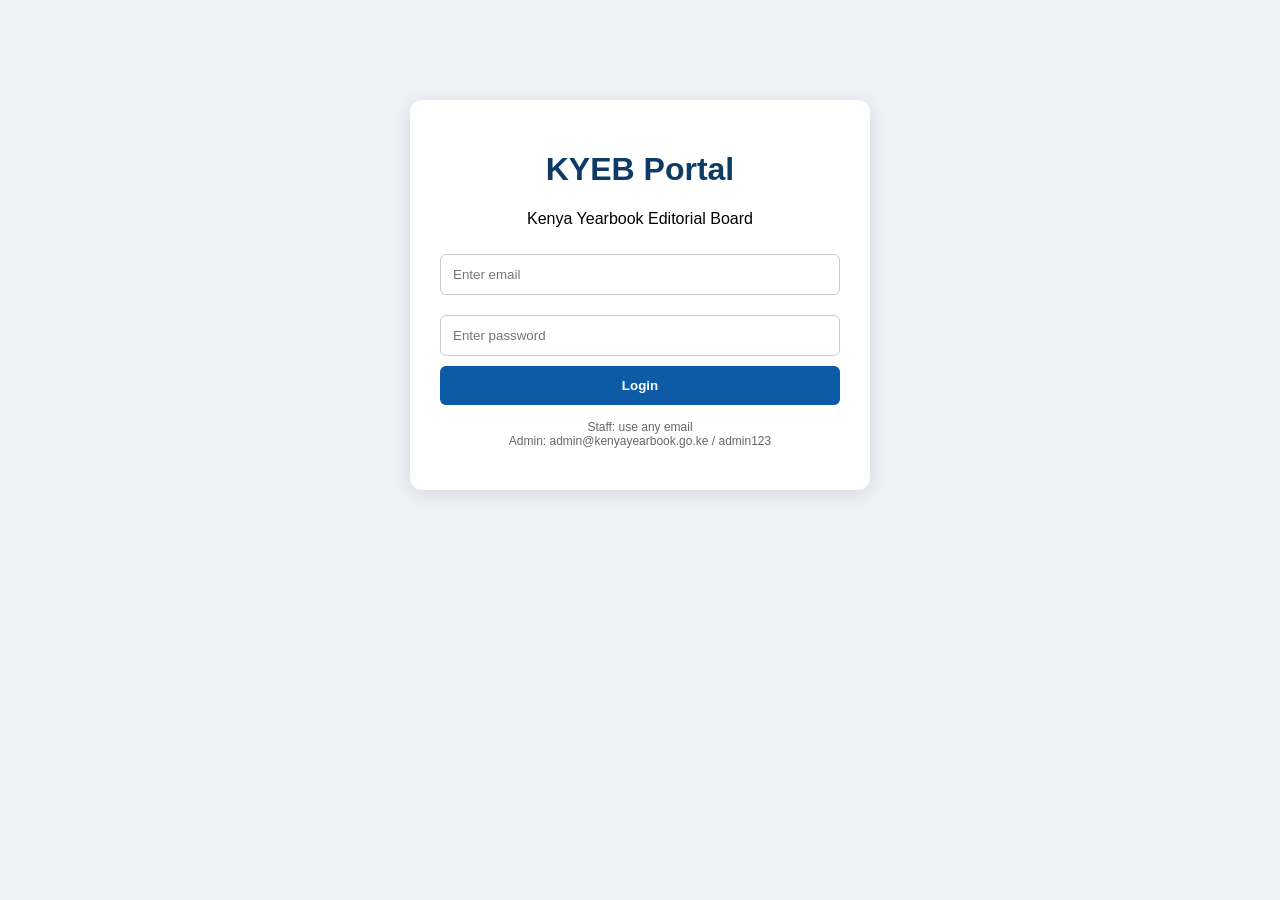
<file: index.html>
<!DOCTYPE html>
<html>
<head>
<title>KYEB Staff Login</title>
<link rel="stylesheet" href="style.css">
</head>
<body>
<div class="login-container">
<h1>KYEB Portal</h1>
<p>Kenya Yearbook Editorial Board</p>
<input type="email" id="email" placeholder="Enter email">
<input type="password" id="password" placeholder="Enter password">
<button onclick="doLogin()">Login</button>
<p style="margin-top:15px;font-size:12px;color:#666;">Staff: use any email<br>Admin: admin@kenyayearbook.go.ke / admin123</p>
</div>

<script>
function doLogin(){
  const email = document.getElementById('email').value.trim();
  const pass = document.getElementById('password').value.trim();

  if(email === '' || pass === ''){
    alert('Please enter email and password');
    return;
  }

  if(email === 'admin@kenyayearbook.go.ke' && pass === 'KYEB2023!Admin'){
    localStorage.setItem('kyeb_user', email);
    localStorage.setItem('kyeb_role', 'admin');
    window.location.href = 'admin.html';
  } else {
    localStorage.setItem('kyeb_user', email);
    localStorage.setItem('kyeb_role', 'staff');
    window.location.href = 'dashboard.html';
  }
}
</script>
</body>
</html>
</file>
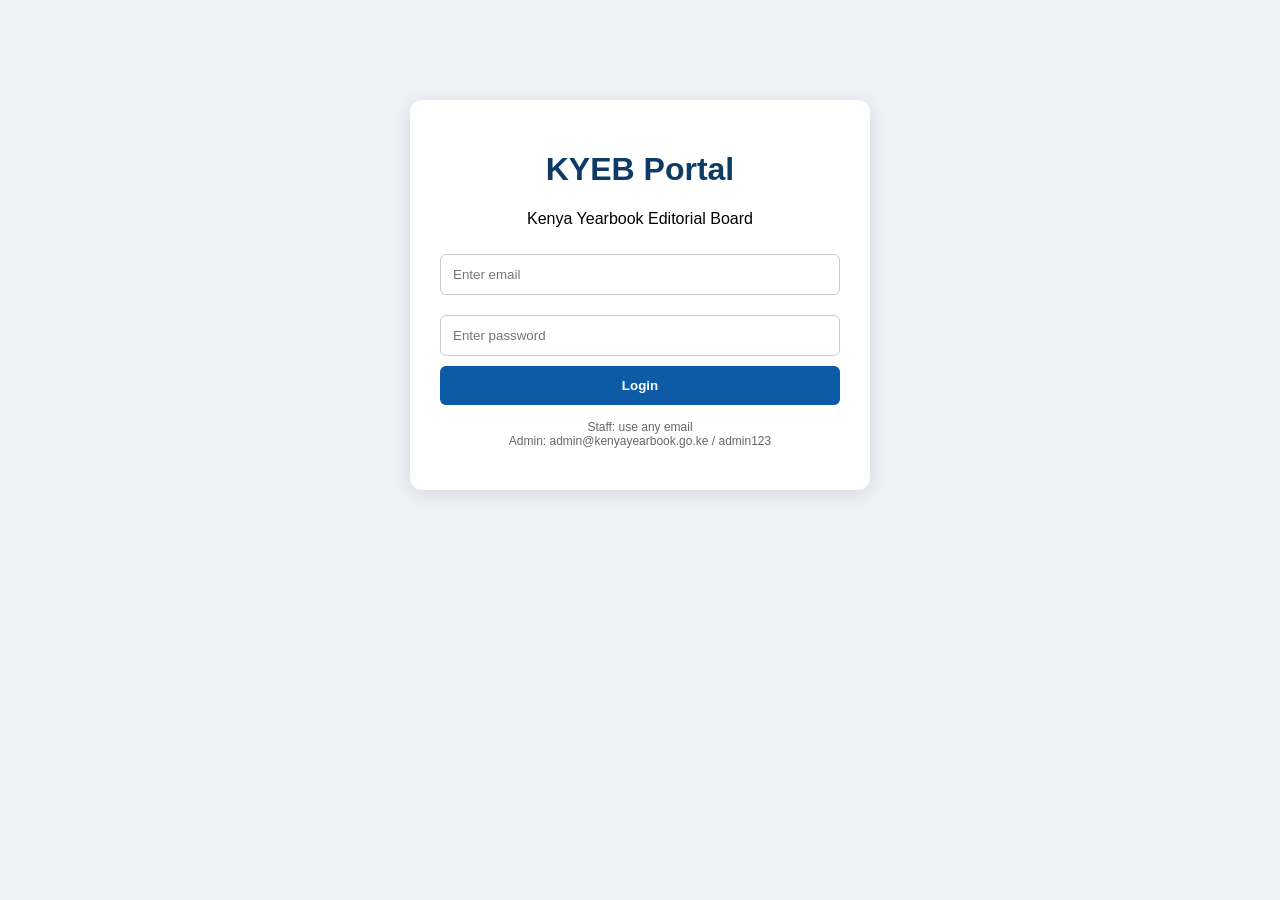
<file: admin.html>
<!DOCTYPE html>
<html>
<head>
<title>KYEB Admin</title>
<link rel="stylesheet" href="style.css">
</head>
<body>
<div class="dashboard">
<h1>KYEB Admin Panel</h1>
<p id="userInfo" style="color:#0d5ba6;font-weight:bold;"></p>

<div style="display:grid;grid-template-columns:1fr 1fr 1fr 1fr;gap:15px;margin-top:20px;">
<div style="background:#0d2a54;color:white;padding:20px;border-radius:10px;text-align:center;"><h1>8</h1><p>Departments</p></div>
<div style="background:#0d2a54;color:white;padding:20px;border-radius:10px;text-align:center;"><h1 id="docCount">0</h1><p>Total Docs</p></div>
<div style="background:#0d2a54;color:white;padding:20px;border-radius:10px;text-align:center;"><h1>12</h1><p>Staff Users</p></div>
<div style="background:#0d2a54;color:white;padding:20px;border-radius:10px;text-align:center;"><h1>Active</h1><p>System Status</p></div>
</div>

<h2 style="margin-top:30px;">Department Overview</h2>
<div style="display:grid;grid-template-columns:1fr 1fr 1fr 1fr;gap:15px;margin-top:15px;">

<div style="background:white;padding:15px;border-radius:10px;border-left:4px solid #0d5ba6;"><h3>📄 HR</h3><p id="c-hr">0 docs</p></div>
<div style="background:white;padding:15px;border-radius:10px;border-left:4px solid #0d5ba6;"><h3>💰 Finance</h3><p id="c-finance">0 docs</p></div>
<div style="background:white;padding:15px;border-radius:10px;border-left:4px solid #0d5ba6;"><h3>📢 Comms</h3><p id="c-comms">0 docs</p></div>
<div style="background:white;padding:15px;border-radius:10px;border-left:4px solid #0d5ba6;"><h3>💻 IT</h3><p id="c-it">0 docs</p></div>

<div style="background:white;padding:15px;border-radius:10px;border-left:4px solid #0d5ba6;"><h3>📈 Marketing</h3><p id="c-marketing">0 docs</p></div>
<div style="background:white;padding:15px;border-radius:10px;border-left:4px solid #0d5ba6;"><h3>🛒 Procurement</h3><p id="c-procurement">0 docs</p></div>
<div style="background:white;padding:15px;border-radius:10px;border-left:4px solid #0d5ba6;"><h3>✍️ Editorial</h3><p id="c-editorial">0 docs</p></div>
<div style="background:white;padding:15px;border-radius:10px;border-left:4px solid #0d5ba6;"><h3>🏢 Corporate</h3><p id="c-corporate">0 docs</p></div>

</div>

<h2 style="margin-top:30px;">Recent Uploads (All Departments)</h2>
<div style="background:white;padding:15px;border-radius:10px;margin-top:10px;">
<table style="width:100%;border-collapse:collapse;">
<tr style="background:#0d5ba6;color:white;"><th style="padding:10px;text-align:left;">File</th><th>Department</th><th>Uploaded By</th><th>Action</th></tr>
<tr><td style="padding:8px;">Brand Strategy 2024.pdf</td><td>Marketing</td><td>immaculate@kenyayearbook.go.ke</td><td><button style="background:red;color:white;border:none;padding:5px 10px;border-radius:5px;">Delete</button></td></tr>
<tr><td style="padding:8px;">Budget Q4.xlsx</td><td>Finance</td><td>finance@kenyayearbook.go.ke</td><td><button style="background:red;color:white;border:none;padding:5px 10px;border-radius:5px;">Delete</button></td></tr>
<tr><td style="padding:8px;">HR Policy.pdf</td><td>HR</td><td>admin@kenyayearbook.go.ke</td><td><button style="background:red;color:white;border:none;padding:5px 10px;border-radius:5px;">Delete</button></td></tr>
</table>
</div>

<br><a href="#" onclick="doLogout()">Logout</a>
</div>

<script>
const user = localStorage.getItem('kyeb_user');
const role = localStorage.getItem('kyeb_role');
if(!user || role!== 'admin'){
  alert('Admin access only!');
  window.location.href = 'index.html';
}
document.getElementById('userInfo').textContent = 'Logged in as ADMIN: ' + user;

// LIVE COUNTS - THIS IS THE FIX
const docs = JSON.parse(localStorage.getItem('kyeb_docs') || '{}');
let total = 0;
for(let d in docs){ total += docs[d]; }
document.getElementById('docCount').textContent = total;

const depts = ['hr','finance','comms','it','marketing','procurement','editorial','corporate'];
depts.forEach(dept => {
  const el = document.getElementById('c-'+dept);
  if(el){
    el.textContent = (docs[dept] || 0) + ' docs';
  }
});

function doLogout(){
  localStorage.removeItem('kyeb_user');
  localStorage.removeItem('kyeb_role');
  window.location.href = 'index.html';
}
</script>
</body>
</html>
</file>
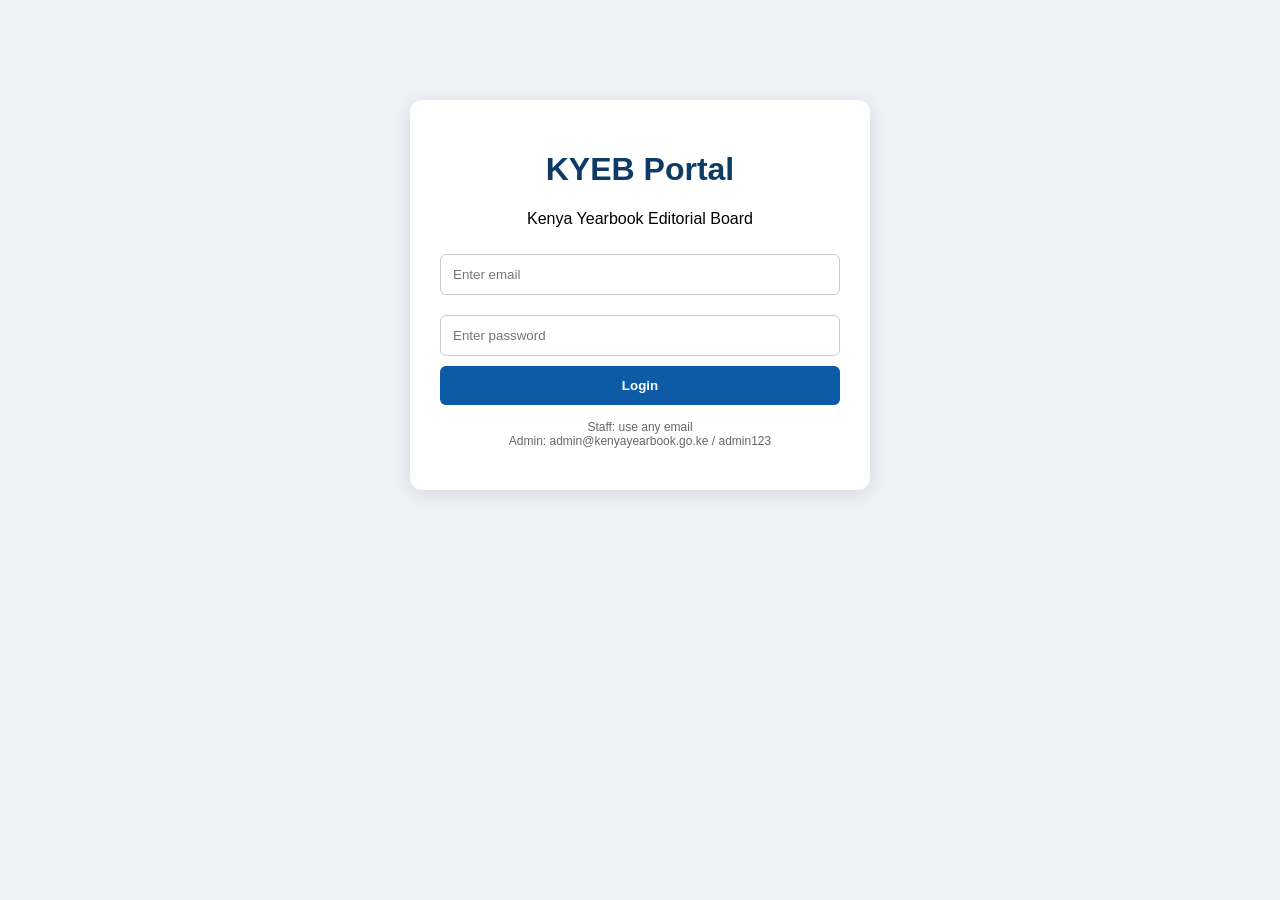
<file: comms.html>
<!DOCTYPE html>
<html>
<head><title>Comms - KYEB</title><link rel="stylesheet" href="style.css"></head>
<body>
<div class="dashboard">
<h1>📢 Comms Department</h1>
<p id="userInfo" style="color:#0d5ba6;font-weight:bold;"></p>
<div style="background:white;padding:20px;border-radius:10px;margin-top:20px;">
<h3>Upload Document</h3>
<input type="file" id="fileInput">
<button onclick="uploadDoc()">Upload to Comms</button>
<h3 style="margin-top:20px;">Documents</h3><ul id="docList"></ul>
</div>
<br><a href="dashboard.html">← Back</a> | <a href="#" onclick="doLogout()">Logout</a>
</div>
<script>
const user=localStorage.getItem('kyeb_user'); if(!user) window.location.href='index.html';
document.getElementById('userInfo').textContent='Logged in as: '+user;
function uploadDoc(){
  const input=document.getElementById('fileInput');
  if(input.files.length===0){alert('Select file');return;}
  const fileName=input.files[0].name;
  const li=document.createElement('li'); li.textContent=fileName+' - Uploaded';
  document.getElementById('docList').appendChild(li);
  let docs=JSON.parse(localStorage.getItem('kyeb_docs')||'{}');
  docs['comms']=(docs['comms']||0)+1; localStorage.setItem('kyeb_docs',JSON.stringify(docs));
  alert(fileName+' uploaded to Comms!'); input.value='';
}
function doLogout(){localStorage.removeItem('kyeb_user');localStorage.removeItem('kyeb_role');window.location.href='index.html';}
</script></body></html>
</file>
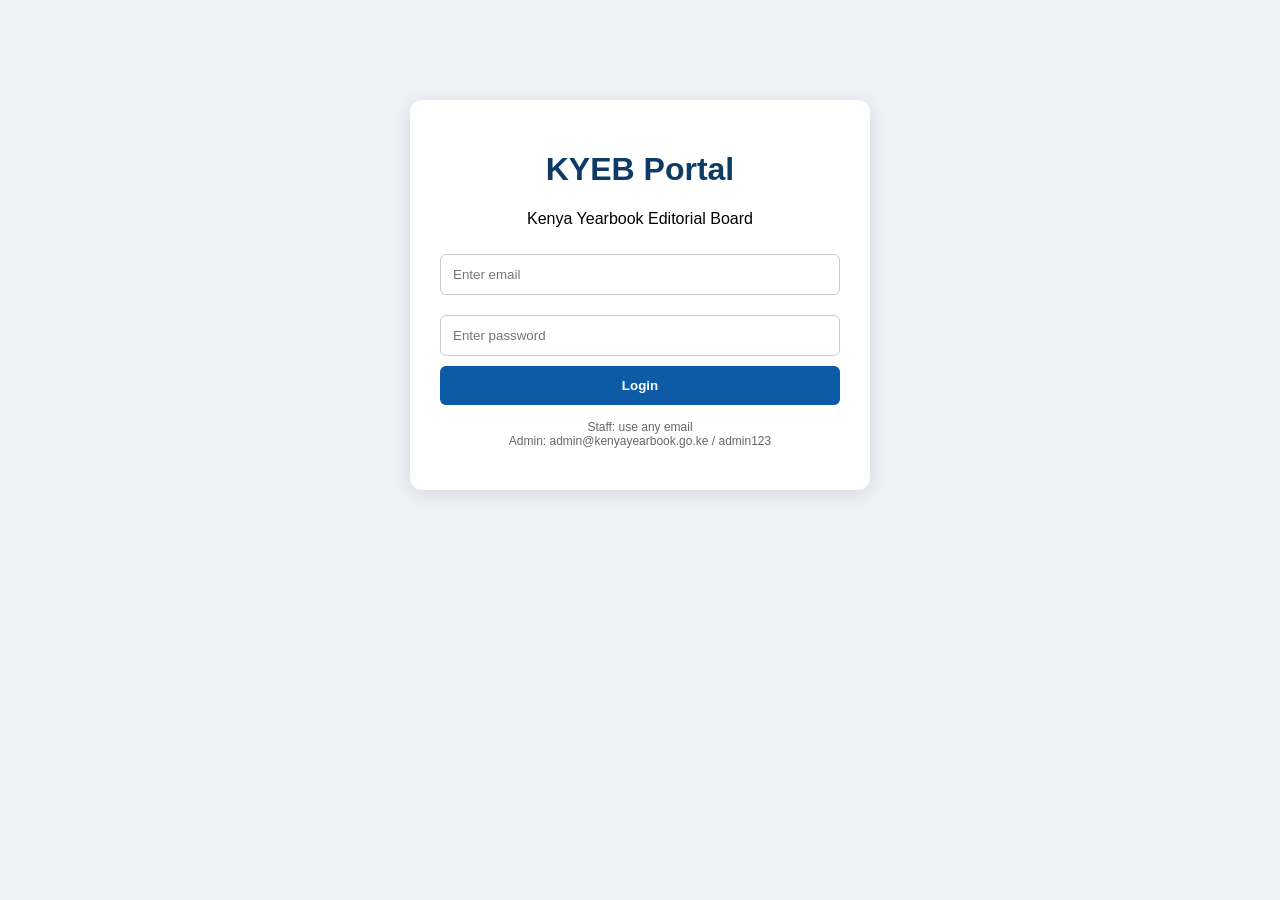
<file: corporate.html>
<!DOCTYPE html>
<html>
<head><title>Corporate - KYEB</title><link rel="stylesheet" href="style.css"></head>
<body>
<div class="dashboard">
<h1>🏢 Corporate Department</h1>
<p id="userInfo" style="color:#0d5ba6;font-weight:bold;"></p>
<div style="background:white;padding:20px;border-radius:10px;margin-top:20px;">
<h3>Upload Document</h3>
<input type="file" id="fileInput">
<button onclick="uploadDoc()">Upload to Corporate</button>
<h3 style="margin-top:20px;">Documents</h3><ul id="docList"></ul>
</div>
<br><a href="dashboard.html">← Back</a> | <a href="#" onclick="doLogout()">Logout</a>
</div>
<script>
const user=localStorage.getItem('kyeb_user'); if(!user) window.location.href='index.html';
document.getElementById('userInfo').textContent='Logged in as: '+user;
function uploadDoc(){
  const input=document.getElementById('fileInput');
  if(input.files.length===0){alert('Select file');return;}
  const fileName=input.files[0].name;
  const li=document.createElement('li'); li.textContent=fileName+' - Uploaded';
  document.getElementById('docList').appendChild(li);
  let docs=JSON.parse(localStorage.getItem('kyeb_docs')||'{}');
  docs['corporate']=(docs['corporate']||0)+1; localStorage.setItem('kyeb_docs',JSON.stringify(docs));
  alert(fileName+' uploaded to Corporate!'); input.value='';
}
function doLogout(){localStorage.removeItem('kyeb_user');localStorage.removeItem('kyeb_role');window.location.href='index.html';}
</script></body></html>
</file>
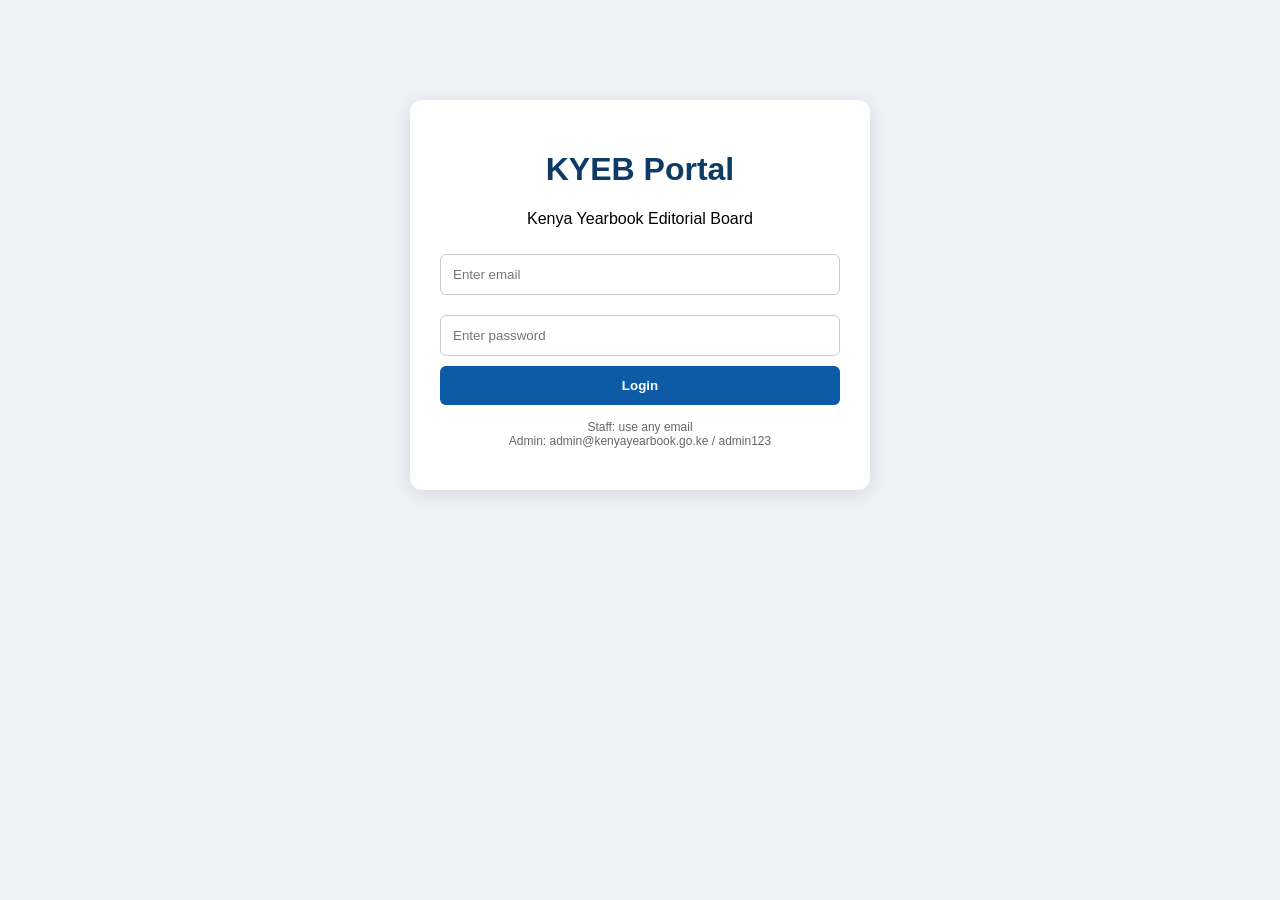
<file: dashboard.html>
<!DOCTYPE html>
<html>
<head>
    <title>KYEB Dashboard</title>
    <link rel="stylesheet" href="style.css">
</head>
<body>
    <div class="dashboard">
        <h1>Welcome to KYEB Portal</h1>
        <p id="userInfo" style="color:#0d5ba6; font-weight:bold;"></p>
        <p>Select your department</p>
        <div class="cards">
            <a href="hr.html" style="text-decoration:none; color:black;"><div class="card">📄 HR Documents</div></a>
            <a href="finance.html" style="text-decoration:none; color:black;"><div class="card">💰 Finance</div></a>
            <a href="comms.html" style="text-decoration:none; color:black;"><div class="card">📢 Communications</div></a>
            <a href="it.html" style="text-decoration:none; color:black;"><div class="card">💻 IT Support</div></a>
            <a href="marketing.html" style="text-decoration:none; color:black;"><div class="card">📈 Marketing</div></a>
            <a href="procurement.html" style="text-decoration:none; color:black;"><div class="card">🛒 Procurement</div></a>
            <a href="editorial.html" style="text-decoration:none; color:black;"><div class="card">✍️ Editorial</div></a>
            <a href="corporate.html" style="text-decoration:none; color:black;"><div class="card">🏢 Corporate Affairs</div></a>
        </div>
        <br><br>
        <a href="#" onclick="doLogout()">Logout</a>
    </div>

<script>
const user = localStorage.getItem('kyeb_user');
if(user){
    document.getElementById('userInfo').textContent = 'Logged in as: ' + user;
} else {
    window.location.href = 'index.html';
}
function doLogout(){
    localStorage.removeItem('kyeb_user');
    window.location.href = 'index.html';
}
</script>
</body>
</html>
</file>
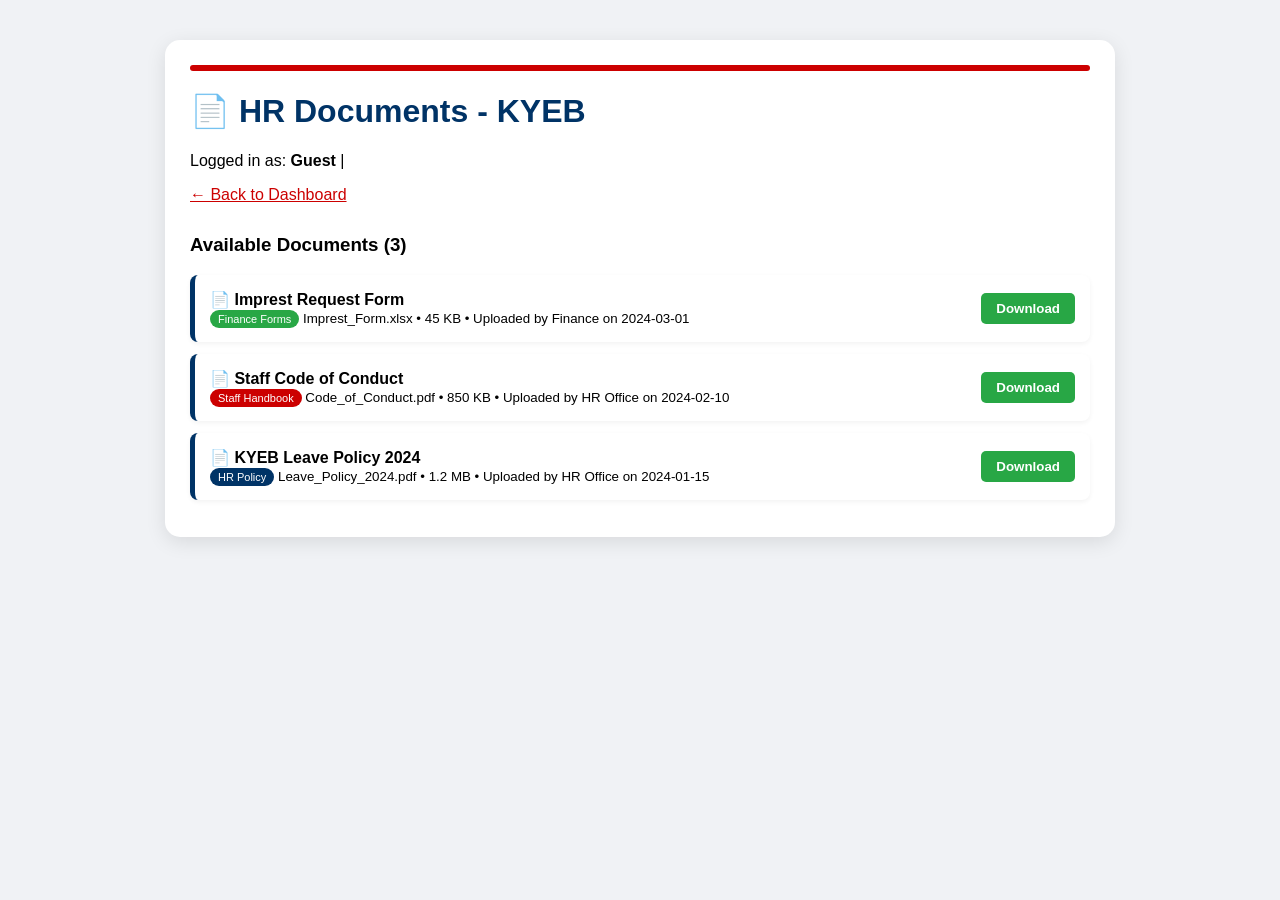
<file: documents.html>
<!DOCTYPE html>
<html>
<head>
<meta name="viewport" content="width=device-width, initial-scale=1.0">
<title>HR Documents - KYEB</title>
<link rel="stylesheet" href="style.css">
<style>
body{background:#f0f2f5; font-family:Arial;}
.container{max-width:900px;margin:20px auto;background:white;padding:25px;border-radius:15px;box-shadow:0 5px 20px rgba(0,0,0,0.1);}
.top-line{height:6px;background:#cc0000;border-radius:10px;margin-bottom:15px;}
h1{color:#003366;}
.upload-box{background:#f8f9fa;border:2px dashed #003366;padding:20px;border-radius:10px;margin:20px 0; text-align:left;}
input,select{width:100%;padding:10px;margin:8px 0;border:1px solid #ccc;border-radius:5px;}
.btn{background:#003366;color:white;padding:12px;border:none;width:100%;border-radius:5px;font-weight:bold;cursor:pointer;}
.btn-green{background:#28a745;}
.doc-card{background:white;border-left:5px solid #003366;padding:15px;margin-bottom:12px;border-radius:8px;box-shadow:0 2px 5px rgba(0,0,0,0.05);display:flex;justify-content:space-between;align-items:center;}
.badge{padding:3px 8px;border-radius:10px;color:white;font-size:11px;}
</style>
</head>
<body>
<div class="container">
<div class="top-line"></div>
<h1>📄 HR Documents - KYEB</h1>
<p>Logged in as: <b id="userName"></b> | <span id="userDept"></span></p>
<a href="dashboard.html" style="color:#cc0000;">← Back to Dashboard</a>

<div id="uploadSection" class="upload-box" style="display:none;">
<h3>Upload New Document (HR Only)</h3>
<input type="text" id="docTitle" placeholder="Document Title e.g. Leave Policy 2024">
<select id="docCategory"><option>HR Policy</option><option>Leave Forms</option><option>Staff Handbook</option><option>Circulars</option><option>Finance Forms</option></select>
<input type="file" id="docFile">
<button class="btn" onclick="uploadDoc()">Upload Document</button>
</div>

<h3 style="margin-top:30px;">Available Documents (<span id="docCount">0</span>)</h3>
<div id="docList"></div>
</div>

<script>
let name = localStorage.getItem('kyeb_name') || 'Guest';
let dept = localStorage.getItem('kyeb_dept') || '';
document.getElementById('userName').innerText = name;
document.getElementById('userDept').innerText = dept;

// Show upload only for HR
if(dept === 'HR'){
  document.getElementById('uploadSection').style.display='block';
}

function uploadDoc(){
 let title = document.getElementById('docTitle').value;
 let cat = document.getElementById('docCategory').value;
 let fileInput = document.getElementById('docFile');
 if(!title){alert('Enter title'); return;}

 let fileName = fileInput.files[0]? fileInput.files[0].name : title + '.pdf';
 let size = fileInput.files[0]? (fileInput.files[0].size/1024).toFixed(1)+' KB' : '250 KB';

 let docs = JSON.parse(localStorage.getItem('kyeb_documents')||'[]');
 docs.push({
   id: Date.now(),
   title: title,
   category: cat,
   fileName: fileName,
   size: size,
   uploadedBy: name,
   date: new Date().toLocaleDateString()
 });
 localStorage.setItem('kyeb_documents', JSON.stringify(docs));
 alert('Document uploaded!');
 document.getElementById('docTitle').value='';
 loadDocs();
}

function loadDocs(){
 let docs = JSON.parse(localStorage.getItem('kyeb_documents')||'[]');
 document.getElementById('docCount').innerText = docs.length;
 let div = document.getElementById('docList');
 if(docs.length===0){
   div.innerHTML = '<p style="color:gray;">No documents yet. HR will upload here.</p>';
   // Add default docs for demo if empty
   let defaults = [
     {id:1,title:'KYEB Leave Policy 2024',category:'HR Policy',fileName:'Leave_Policy_2024.pdf',size:'1.2 MB',uploadedBy:'HR Office',date:'2024-01-15'},
     {id:2,title:'Staff Code of Conduct',category:'Staff Handbook',fileName:'Code_of_Conduct.pdf',size:'850 KB',uploadedBy:'HR Office',date:'2024-02-10'},
     {id:3,title:'Imprest Request Form',category:'Finance Forms',fileName:'Imprest_Form.xlsx',size:'45 KB',uploadedBy:'Finance',date:'2024-03-01'}
   ];
   localStorage.setItem('kyeb_documents', JSON.stringify(defaults));
   docs = defaults;
   document.getElementById('docCount').innerText = docs.length;
 }

 let h='';
 docs.reverse().forEach(d=>{
   let col = d.category==='HR Policy'?'#003366':d.category==='Finance Forms'?'#28a745':'#cc0000';
   h+=`<div class="doc-card">
     <div style="text-align:left;">
       <b>📄 ${d.title}</b><br>
       <small><span class="badge" style="background:${col}">${d.category}</span> ${d.fileName} • ${d.size} • Uploaded by ${d.uploadedBy} on ${d.date}</small>
     </div>
     <div>
       <button class="btn btn-green" style="padding:8px 15px;width:auto;" onclick="downloadDoc('${d.title}')">Download</button>
     </div>
   </div>`;
 });
 div.innerHTML=h;
}

function downloadDoc(title){
 alert('Downloading: '+title+'\n\nIn real system, this will download the actual file. For demo, file is stored in localStorage.');
}

loadDocs();
</script>
</body>
</html>
</file>
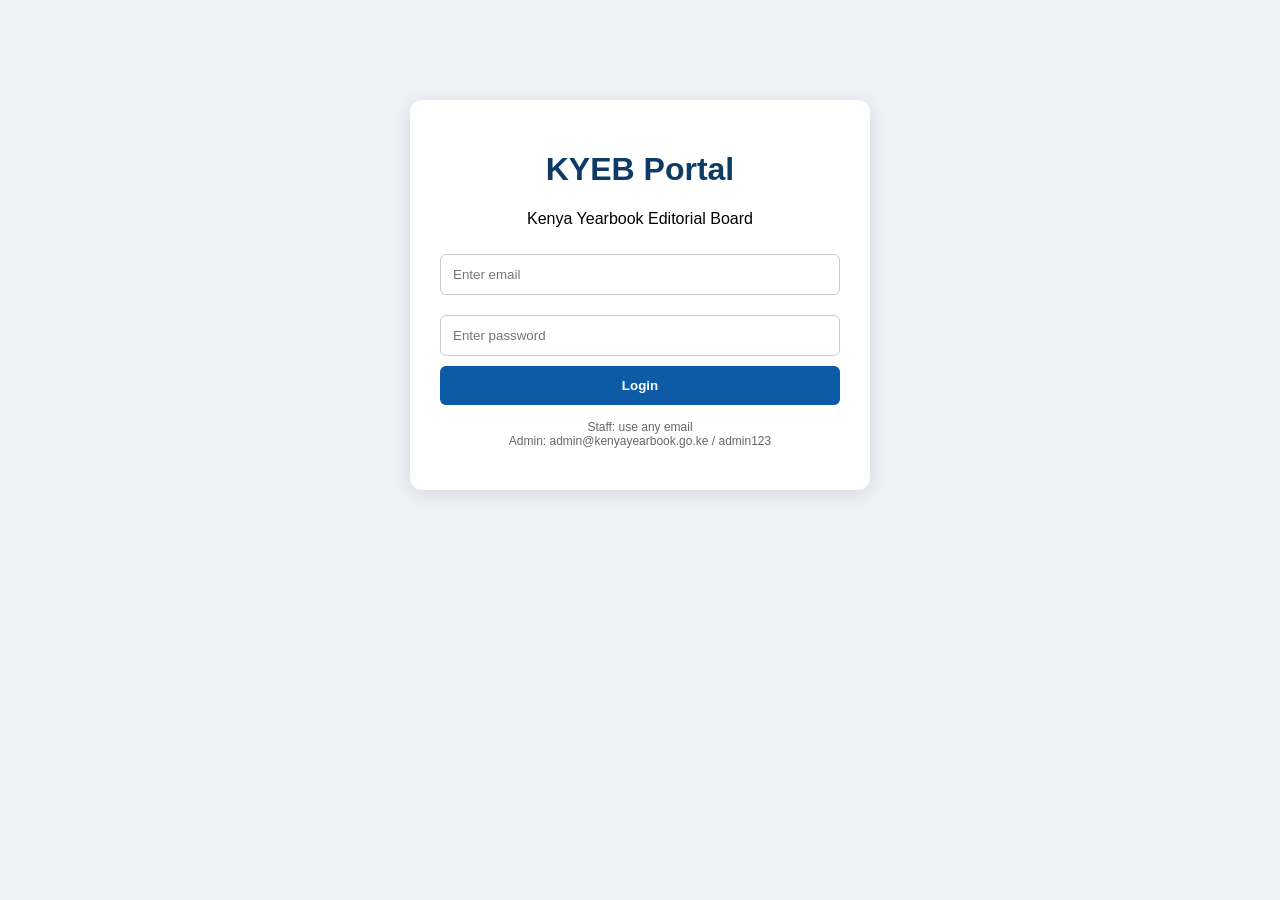
<file: editorial.html>
<!DOCTYPE html>
<html>
<head><title>Editorial - KYEB</title><link rel="stylesheet" href="style.css"></head>
<body>
<div class="dashboard">
<h1>✍️ Editorial Department</h1>
<p id="userInfo" style="color:#0d5ba6;font-weight:bold;"></p>
<div style="background:white;padding:20px;border-radius:10px;margin-top:20px;">
<h3>Upload Document</h3>
<input type="file" id="fileInput">
<button onclick="uploadDoc()">Upload to Editorial</button>
<h3 style="margin-top:20px;">Documents</h3><ul id="docList"></ul>
</div>
<br><a href="dashboard.html">← Back</a> | <a href="#" onclick="doLogout()">Logout</a>
</div>
<script>
const user=localStorage.getItem('kyeb_user'); if(!user) window.location.href='index.html';
document.getElementById('userInfo').textContent='Logged in as: '+user;
function uploadDoc(){
  const input=document.getElementById('fileInput');
  if(input.files.length===0){alert('Select file');return;}
  const fileName=input.files[0].name;
  const li=document.createElement('li'); li.textContent=fileName+' - Uploaded';
  document.getElementById('docList').appendChild(li);
  let docs=JSON.parse(localStorage.getItem('kyeb_docs')||'{}');
  docs['editorial']=(docs['editorial']||0)+1; localStorage.setItem('kyeb_docs',JSON.stringify(docs));
  alert(fileName+' uploaded to Editorial!'); input.value='';
}
function doLogout(){localStorage.removeItem('kyeb_user');localStorage.removeItem('kyeb_role');window.location.href='index.html';}
</script></body></html>
</file>
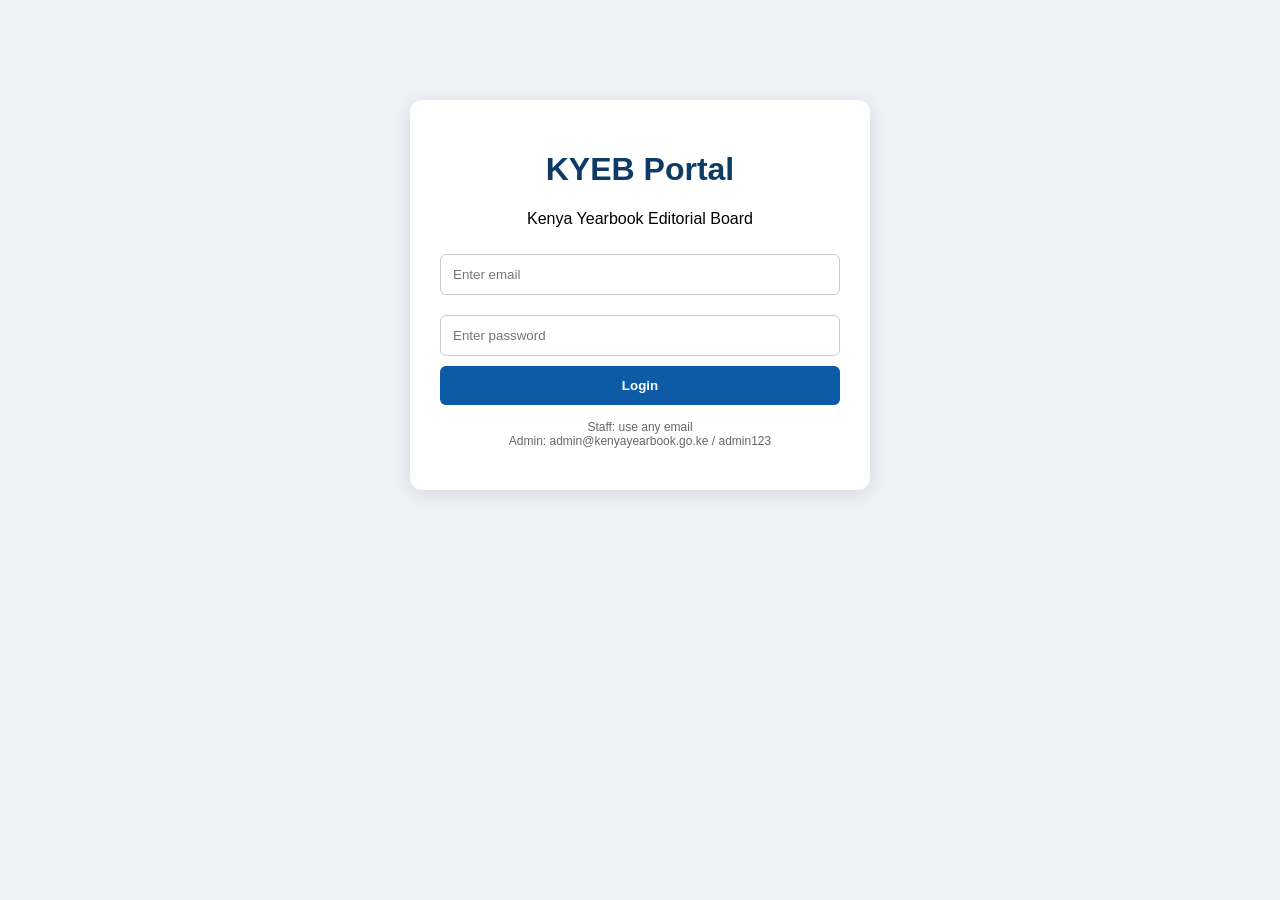
<file: finance-admin.html>
<!DOCTYPE html>
<html>
<head>
<meta name="viewport" content="width=device-width, initial-scale=1.0">
<title>Finance Admin - KYEB</title>
<link rel="stylesheet" href="style.css">
<style>
body{background:#f4f6f9;}
.hr-container{max-width:950px;margin:20px auto;background:white;padding:25px;border-radius:12px;box-shadow:0 0 15px rgba(0,0,0,0.1);}
h1{color:#003366;}.top-stripe{height:5px;background:#28a745;border-radius:5px;}
table{width:100%;border-collapse:collapse;margin-top:15px;}
th{background:#003366;color:white;padding:10px;text-align:left;}
td{padding:8px;border-bottom:1px solid #ddd;}
.btn-approve{background:#28a745;color:white;border:none;padding:6px 12px;border-radius:4px;cursor:pointer;}
.btn-reject{background:#dc3545;color:white;border:none;padding:6px 12px;border-radius:4px;cursor:pointer;}
</style>
</head>
<body>
<div class="hr-container">
<div class="top-stripe"></div>
<h1>Finance Admin Panel - KYEB</h1>
<p>Welcome, <span id="welcomeName"></span> | Department: <span id="welcomeDept"></span></p>
<a href="dashboard.html" style="color:#cc0000;">← Back to Dashboard</a>
<hr>
<h2>💰 Pending Finance Requests</h2>
<table>
<thead><tr><th>Staff</th><th>Dept</th><th>Type</th><th>Amount</th><th>Reason</th><th>Date Needed</th><th>Status</th><th>Action</th></tr></thead>
<tbody id="financeBody"></tbody>
</table>
</div>

<script>
let myName=localStorage.getItem('kyeb_name');
let myDept=localStorage.getItem('kyeb_dept');
if(myDept!=='Finance'){alert('Access denied! Only Finance.'); window.location.href='dashboard.html';}
document.getElementById('welcomeName').innerText=myName;
document.getElementById('welcomeDept').innerText=myDept;

function loadFinance(){
 let L=JSON.parse(localStorage.getItem('kyeb_expenses')||'[]');
 let tbody=document.getElementById('financeBody');
 tbody.innerHTML='';
 if(L.length===0){tbody.innerHTML='<tr><td colspan="8" style="text-align:center;color:gray;">No finance requests</td></tr>';return;}
 L.forEach(o=>{
   let action=o.status==='Pending'? `<button class="btn-approve" onclick="updateStatus(${o.id},'Approved')">Approve</button><button class="btn-reject" onclick="updateStatus(${o.id},'Rejected')">Reject</button>` : 'Done';
   let col=o.status==='Pending'?'orange':o.status==='Approved'?'green':'red';
   tbody.innerHTML+=`<tr>
   <td>${o.name}</td><td>${o.dept}</td><td>${o.type}</td><td>KES ${o.amount}</td><td>${o.reason}</td><td>${o.dateNeeded}</td>
   <td style="color:${col};font-weight:bold;">${o.status}</td><td>${action}</td></tr>`;
 });
}

function updateStatus(id, status){
 let L=JSON.parse(localStorage.getItem('kyeb_expenses')||'[]');
 let idx=L.findIndex(o=>o.id===id);
 if(idx!==-1){L[idx].status=status; localStorage.setItem('kyeb_expenses', JSON.stringify(L)); loadFinance();}
}
loadFinance();
</script>
</body>
</html>
</file>
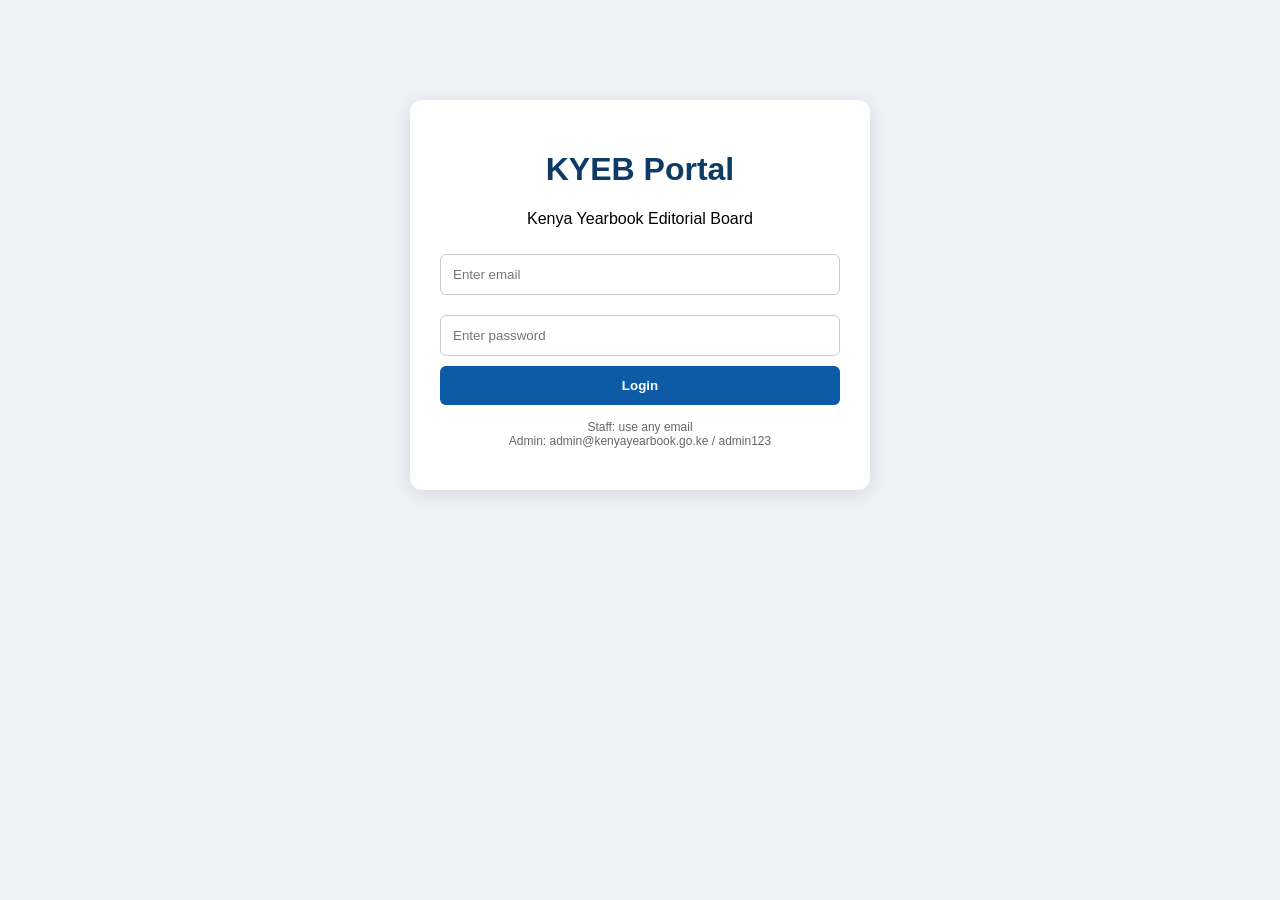
<file: finance.html>
<!DOCTYPE html>
<html>
<head><title>Finance - KYEB</title><link rel="stylesheet" href="style.css"></head>
<body>
<div class="dashboard">
<h1>💰 Finance Department</h1>
<p id="userInfo" style="color:#0d5ba6;font-weight:bold;"></p>
<div style="background:white;padding:20px;border-radius:10px;margin-top:20px;">
<h3>Upload Document</h3>
<input type="file" id="fileInput">
<button onclick="uploadDoc()">Upload to Finance</button>
<h3 style="margin-top:20px;">Documents</h3><ul id="docList"></ul>
</div>
<br><a href="dashboard.html">← Back</a> | <a href="#" onclick="doLogout()">Logout</a>
</div>
<script>
const user=localStorage.getItem('kyeb_user'); if(!user) window.location.href='index.html';
document.getElementById('userInfo').textContent='Logged in as: '+user;
function uploadDoc(){
  const input=document.getElementById('fileInput');
  if(input.files.length===0){alert('Select file');return;}
  const fileName=input.files[0].name;
  const li=document.createElement('li'); li.textContent=fileName+' - Uploaded';
  document.getElementById('docList').appendChild(li);
  let docs=JSON.parse(localStorage.getItem('kyeb_docs')||'{}');
  docs['finance']=(docs['finance']||0)+1; localStorage.setItem('kyeb_docs',JSON.stringify(docs));
  alert(fileName+' uploaded to Finance!'); input.value='';
}
function doLogout(){localStorage.removeItem('kyeb_user');localStorage.removeItem('kyeb_role');window.location.href='index.html';}
</script></body></html>
</file>
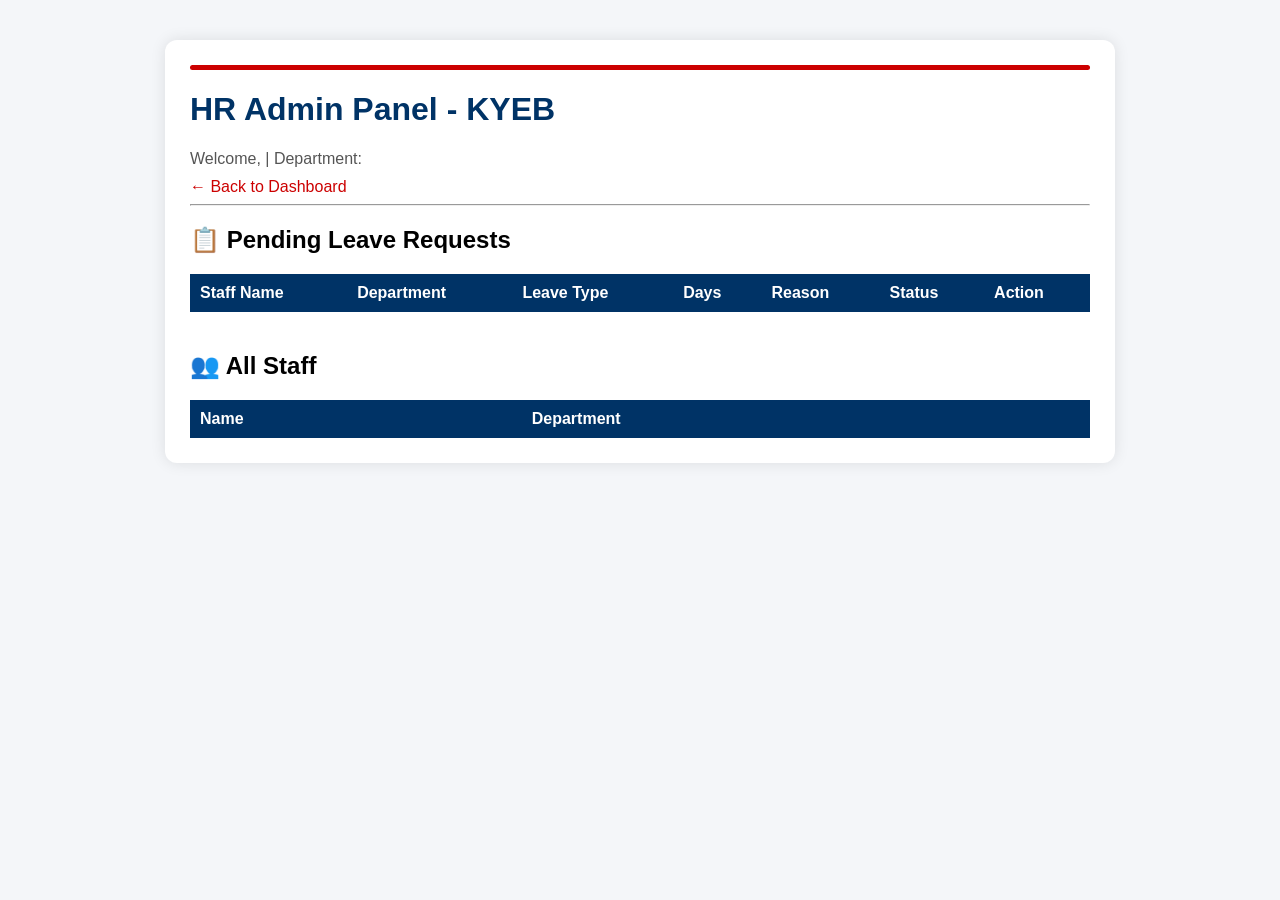
<file: hr-admin.html>
<!DOCTYPE html>
<html>
<head>
<meta name="viewport" content="width=device-width, initial-scale=1.0">
<title>HR Admin Panel - KYEB</title>
<link rel="stylesheet" href="style.css">
<style>
body{background:#f4f6f9;}
.hr-container{max-width:900px;margin:20px auto;background:white;padding:25px;border-radius:12px;box-shadow:0 0 15px rgba(0,0,0,0.1);}
h1{color:#003366;}
.welcome{color:#555;margin-bottom:10px;}
table{width:100%;border-collapse:collapse;margin-top:10px;}
th{background:#003366;color:white;padding:10px;text-align:left;}
td{padding:8px;border-bottom:1px solid #ddd;}
.status-pending{color:orange;font-weight:bold;}
.status-approved{color:green;font-weight:bold;}
.status-rejected{color:red;font-weight:bold;}
.btn-approve{background:#28a745;color:white;border:none;padding:6px 12px;border-radius:4px;cursor:pointer;margin-right:5px;}
.btn-reject{background:#dc3545;color:white;border:none;padding:6px 12px;border-radius:4px;cursor:pointer;}
.btn-done{color:gray;}
.top-stripe{height:5px;background:#cc0000;border-radius:5px;}
</style>
</head>
<body>
<div class="hr-container">
<div class="top-stripe"></div>
<h1>HR Admin Panel - KYEB</h1>
<div class="welcome">Welcome, <span id="welcomeName"></span> | Department: <span id="welcomeDept"></span></div>
<a href="dashboard.html" style="color:#cc0000;text-decoration:none;">← Back to Dashboard</a>
<hr>

<h2>📋 Pending Leave Requests</h2>
<table id="leaveTable">
<thead>
<tr>
<th>Staff Name</th><th>Department</th><th>Leave Type</th><th>Days</th><th>Reason</th><th>Status</th><th>Action</th>
</tr>
</thead>
<tbody id="leaveBody"></tbody>
</table>

<h2 style="margin-top:40px;">👥 All Staff</h2>
<table id="staffTable">
<thead>
<tr><th>Name</th><th>Department</th></tr>
</thead>
<tbody id="staffBody"></tbody>
</table>

</div>

<script>
// Security check
let myName = localStorage.getItem('kyeb_name');
let myDept = localStorage.getItem('kyeb_dept');
if(myDept!== 'HR'){
  alert('Access denied! Only HR can access this page.');
  window.location.href = 'dashboard.html';
}
document.getElementById('welcomeName').innerText = myName;
document.getElementById('welcomeDept').innerText = myDept;

function calcDays(from, to){
 if(!from ||!to) return 1;
 let s = new Date(from);
 let e = new Date(to);
 let diff = Math.ceil((e - s)/(1000*60*60*24))+1;
 return diff > 0? diff : 1;
}

function loadLeaves(){
 let L = JSON.parse(localStorage.getItem('kyeb_leaves') || '[]');
 let tbody = document.getElementById('leaveBody');
 tbody.innerHTML = '';

 if(L.length === 0){
   tbody.innerHTML = '<tr><td colspan="7" style="text-align:center;color:gray;">No leave requests yet.</td></tr>';
   return;
 }

 L.forEach((o, index) => {
   let daysShow = o.days || o.numDays || calcDays(o.from || o.startDate, o.to || o.endDate);
   let statusClass = o.status==='Pending'? 'status-pending' : o.status==='Approved'? 'status-approved' : 'status-rejected';

   let actionBtns = '';
   if(o.status === 'Pending'){
     actionBtns = `<button class="btn-approve" onclick="updateStatus(${o.id}, 'Approved')">Approve</button><button class="btn-reject" onclick="updateStatus(${o.id}, 'Rejected')">Reject</button>`;
   } else {
     actionBtns = '<span class="btn-done">Done</span>';
   }

   tbody.innerHTML += `<tr>
     <td>${o.name}</td>
     <td>${o.dept || o.department}</td>
     <td>${o.type || o.leaveType}</td>
     <td>${daysShow}</td>
     <td>${o.reason}</td>
     <td class="${statusClass}">${o.status}</td>
     <td>${actionBtns}</td>
   </tr>`;
 });

 loadAllStaff(L);
}

function loadAllStaff(leaves){
 let staffMap = {};
 leaves.forEach(l => {
   if(l.name){
     let key = l.name.toLowerCase().trim();
     staffMap[key] = {name: l.name, dept: l.dept || l.department};
   }
 });
 let tbody = document.getElementById('staffBody');
 tbody.innerHTML = '';
 let staffArray = Object.values(staffMap);
 if(staffArray.length === 0){
   tbody.innerHTML = '<tr><td colspan="2" style="text-align:center;color:gray;">No staff yet</td></tr>';
 } else {
   staffArray.forEach(s => {
     tbody.innerHTML += `<tr><td>${s.name}</td><td>${s.dept}</td></tr>`;
   });
 }
}

function updateStatus(id, newStatus){
 let L = JSON.parse(localStorage.getItem('kyeb_leaves') || '[]');
 let idx = L.findIndex(o => o.id === id);
 if(idx ===
</file>
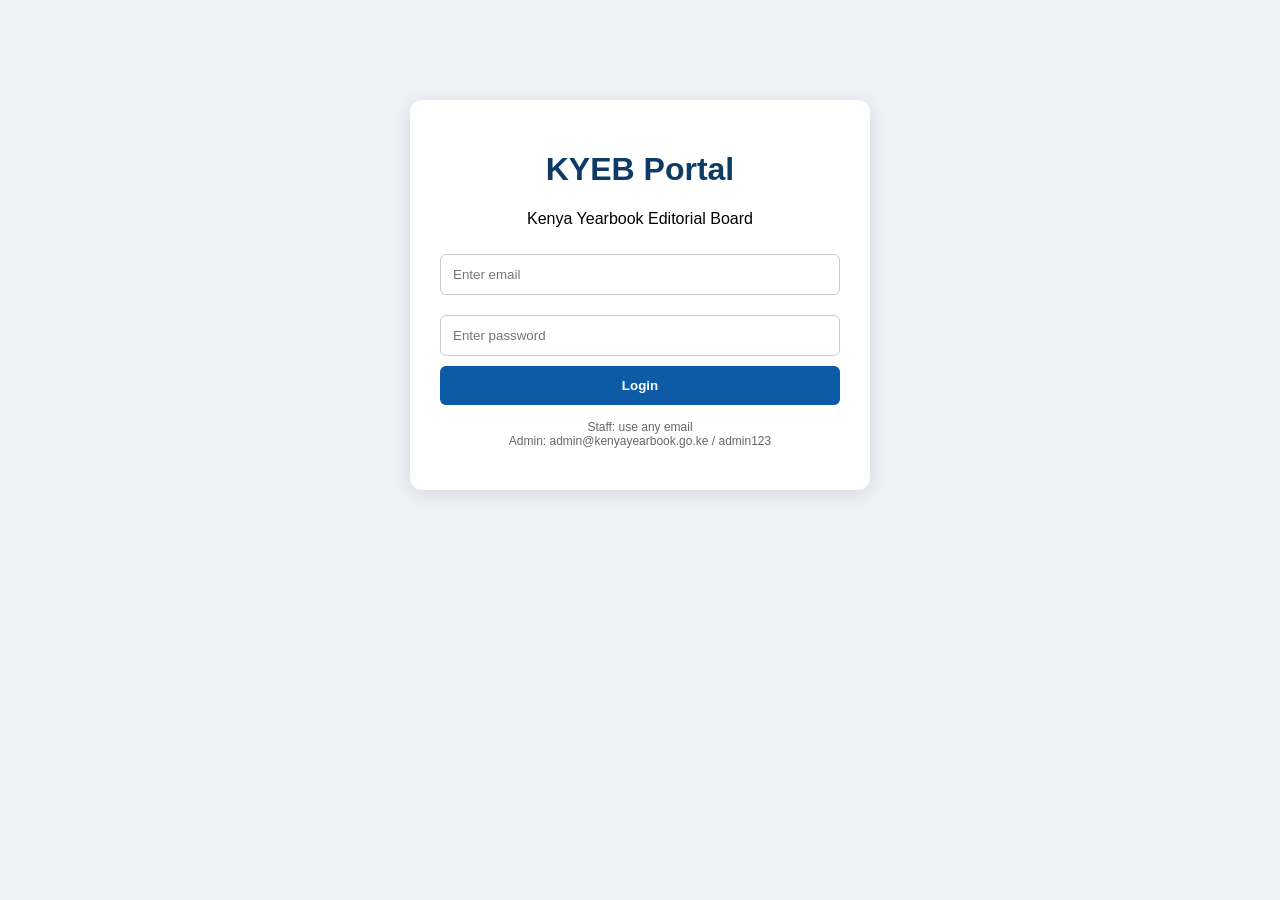
<file: hr.html>
<!DOCTYPE html>
<html>
<head><title>HR - KYEB</title><link rel="stylesheet" href="style.css"></head>
<body>
<div class="dashboard">
<h1>📄 HR Department</h1>
<p id="userInfo" style="color:#0d5ba6;font-weight:bold;"></p>
<div style="background:white;padding:20px;border-radius:10px;margin-top:20px;">
<h3>Upload Document</h3>
<input type="file" id="fileInput">
<button onclick="uploadDoc()">Upload to HR</button>
<h3 style="margin-top:20px;">Documents</h3><ul id="docList"></ul>
</div>
<h3 style="margin-top:30px;">My Leave</h3>
<a href="leave.html" style="text-decoration:none;">
  <div class="card" style="background:white; padding:15px; border-left:4px solid #0d5ba6; border-radius:8px; margin-top:10px;">
    📅 View / Apply for Leave
  </div>
</a>
<br><a href="dashboard.html">← Back</a> | <a href="#" onclick="doLogout()">Logout</a>
</div>
<script>
const user=localStorage.getItem('kyeb_user'); if(!user) window.location.href='index.html';
document.getElementById('userInfo').textContent='Logged in as: '+user;
function uploadDoc(){
  const input=document.getElementById('fileInput');
  if(input.files.length===0){alert('Select file');return;}
  const fileName=input.files[0].name;
  const li=document.createElement('li'); li.textContent=fileName+' - Uploaded';
  document.getElementById('docList').appendChild(li);
  let docs=JSON.parse(localStorage.getItem('kyeb_docs')||'{}');
  docs['hr']=(docs['hr']||0)+1; localStorage.setItem('kyeb_docs',JSON.stringify(docs));
  alert(fileName+' uploaded to HR!'); input.value='';
}
function doLogout(){localStorage.removeItem('kyeb_user');localStorage.removeItem('kyeb_role');window.location.href='index.html';}
</script></body></html>
</file>
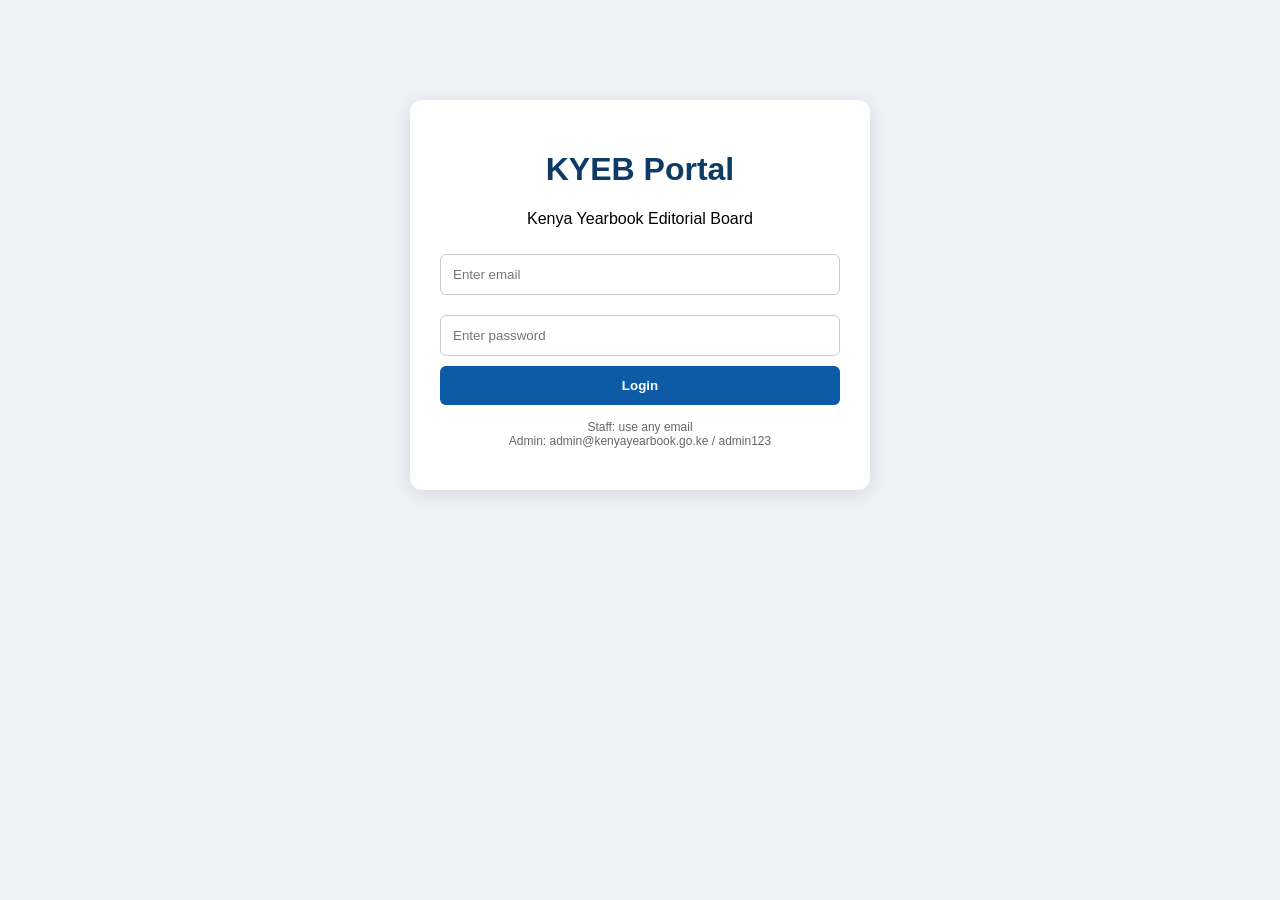
<file: it.html>
<!DOCTYPE html>
<html>
<head><title>IT - KYEB</title><link rel="stylesheet" href="style.css"></head>
<body>
<div class="dashboard">
<h1>💻 IT Department</h1>
<p id="userInfo" style="color:#0d5ba6;font-weight:bold;"></p>
<div style="background:white;padding:20px;border-radius:10px;margin-top:20px;">
<h3>Upload Document</h3>
<input type="file" id="fileInput">
<button onclick="uploadDoc()">Upload to IT</button>
<h3 style="margin-top:20px;">Documents</h3>
<ul id="docList"></ul>
</div>
<br><a href="dashboard.html">← Back</a> | <a href="#" onclick="doLogout()">Logout</a>
</div>
<script>
const user = localStorage.getItem('kyeb_user');
if(!user) window.location.href='index.html';
document.getElementById('userInfo').textContent='Logged in as: '+user;
function uploadDoc(){
  const input=document.getElementById('fileInput');
  if(input.files.length===0){alert('Select file');return;}
  const fileName=input.files[0].name;
  const li=document.createElement('li');
  li.textContent=fileName+' - Uploaded';
  document.getElementById('docList').appendChild(li);
  let docs=JSON.parse(localStorage.getItem('kyeb_docs')||'{}');
  docs['it']=(docs['it']||0)+1;
  localStorage.setItem('kyeb_docs',JSON.stringify(docs));
  console.log('Saved:', docs); // you can see in F12
  alert(fileName+' saved! Now Total = '+(docs['it']));
  input.value='';
}
function doLogout(){localStorage.clear();window.location.href='index.html';}
</script>
</body>
</html>
</file>
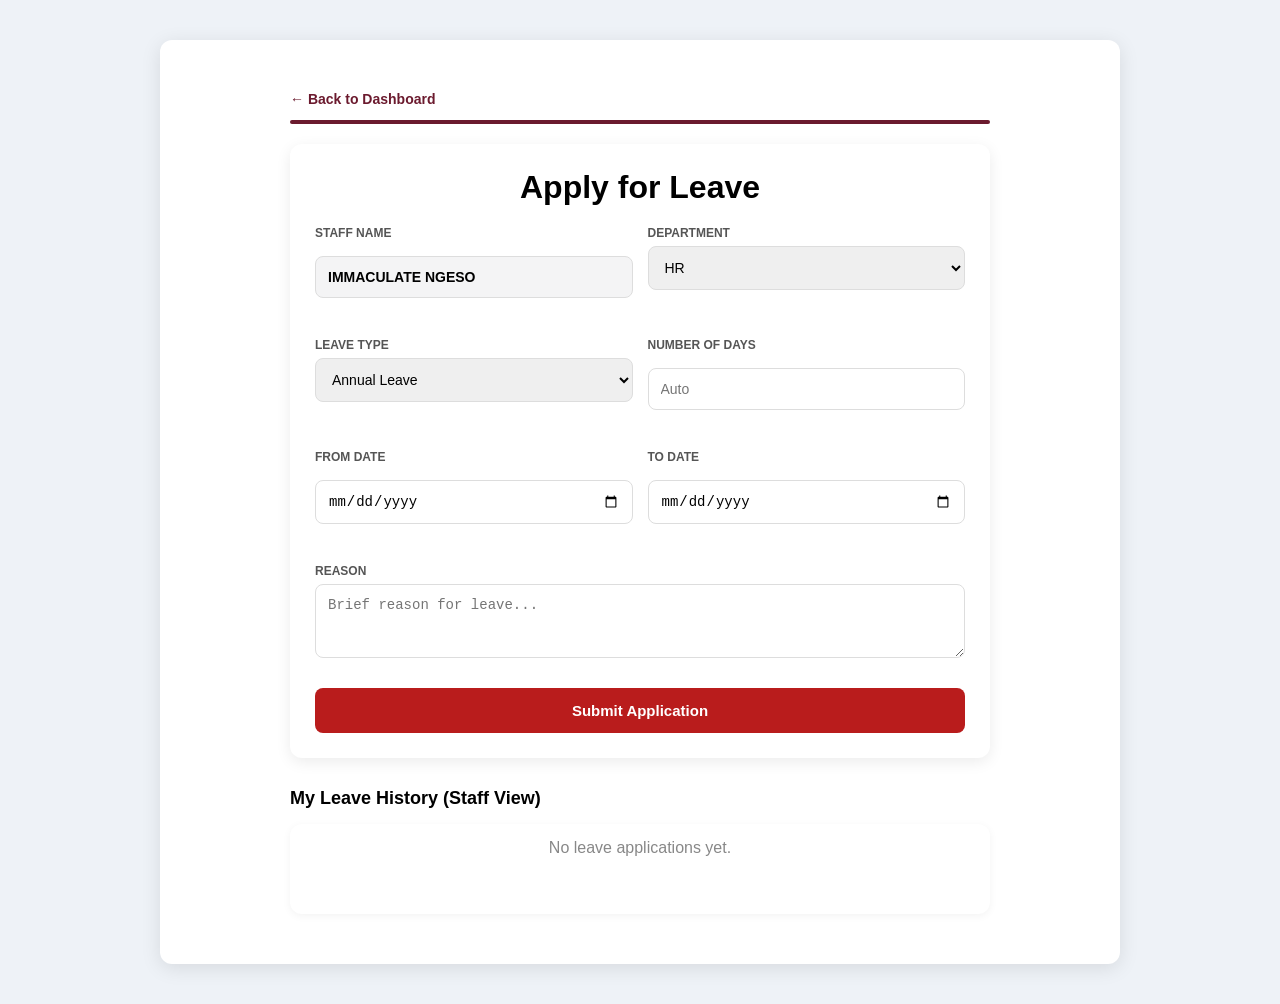
<file: leave.html>
<!DOCTYPE html>
<html>
<head>
<meta name="viewport" content="width=device-width, initial-scale=1.0">
<title>Leave - KYEB</title>
<link rel="stylesheet" href="style.css">
<style>
  .leave-wrapper{max-width:700px;margin:0 auto;padding:20px}
  .back-link{color:#6b1a2e;text-decoration:none;font-weight:600;font-size:14px}
  .top-stripe{height:4px;background:#6b1a2e;border-radius:2px;margin:12px 0 20px}
  .leave-card{background:#fff;border-radius:12px;padding:25px;box-shadow:0 4px 15px rgba(0,0,0,0.08)}
  .leave-card h1{text-align:center;margin:0 0 5px}
  .form-grid{display:grid;grid-template-columns:1fr 1fr;gap:15px;margin-top:20px}
  .form-group{display:flex;flex-direction:column;margin-bottom:15px}
  .form-group.full{grid-column:1 / -1}
  label{font-size:12px;font-weight:700;color:#555;margin-bottom:6px;text-transform:uppercase}
  .leave-card input, .leave-card select, .leave-card textarea{
    padding:12px;border:1px solid #ddd;border-radius:8px;font-size:14px;outline:none;width:100%;box-sizing:border-box
  }
  .leave-card input:focus, .leave-card select:focus, .leave-card textarea:focus{border-color:#6b1a2e}
  #staffName{background:#f4f4f5;font-weight:600}
  .btn-submit{width:100%;background:#b91c1c;color:#fff;border:none;padding:14px;border-radius:8px;font-weight:800;cursor:pointer;margin-top:10px;font-size:15px}
  .btn-submit:hover{background:#991b1b}
  #daysInfo{font-size:13px;color:#6b1a2e;font-weight:600;margin-top:5px}
  .history-title{margin-top:30px;font-size:18px}
  #myLeaves{background:#fff;border-radius:12px;padding:15px;min-height:60px;box-shadow:0 2px 8px rgba(0,0,0,0.05);margin-top:10px;color:#888;text-align:center}
  @media(max-width:600px){.form-grid{grid-template-columns:1fr}}
</style>
</head>
<body>
<div class="dashboard">
  <div class="leave-wrapper">
    <a href="dashboard.html" class="back-link">← Back to Dashboard</a>
    <div class="top-stripe"></div>
    
    <div class="leave-card">
      <h1>Apply for Leave</h1>
      
      <div class="form-grid">
        <div class="form-group">
          <label>Staff Name</label>
          <input type="text" id="staffName" readonly>
        </div>
        <div class="form-group">
          <label>Department</label>
          <select id="dept">
            <option>HR</option>
            <option>Finance</option>
            <option>ICT</option>
            <option>Operations</option>
            <option>Comms</option>
            <option>Procurement</option>
            <option>Marketing</option>
            <option>Corporate</option>
            <option>Editorial</option>
          </select>
        </div>

        <div class="form-group">
          <label>Leave Type</label>
          <select id="leaveType">
            <option>Annual Leave</option>
            <option>Sick Leave</option>
            <option>Maternity Leave</option>
            <option>Compassionate Leave</option>
            <option>Paternity Leave</option>
          </select>
        </div>
        <div class="form-group">
          <label>Number of Days</label>
          <input type="text" id="daysCount" readonly placeholder="Auto">
        </div>

        <div class="form-group">
          <label>From Date</label>
          <input type="date" id="fromDate">
        </div>
        <div class="form-group">
          <label>To Date</label>
          <input type="date" id="toDate">
        </div>

        <div class="form-group full">
          <label>Reason</label>
          <textarea id="reason" rows="3" placeholder="Brief reason for leave..."></textarea>
          <span id="daysInfo"></span>
        </div>
      </div>

      <button onclick="applyLeave()" class="btn-submit">Submit Application</button>
    </div>

    <h2 class="history-title">My Leave History (Staff View)</h2>
    <div id="myLeaves">No leave applications yet.</div>
  </div>
</div>

<script>
// AUTO-FILL from login - keep your logic
document.getElementById('staffName').value = localStorage.getItem('kyeb_name') || 'IMMACULATE NGESO';
document.getElementById('dept').value = localStorage.getItem('kyeb_dept') || 'HR';

// AUTO CALC DAYS
const fromDate = document.getElementById('fromDate');
const toDate = document.getElementById('toDate');
const daysCount = document.getElementById('daysCount');
const daysInfo = document.getElementById('daysInfo');

function calc(){
 if(fromDate.value && toDate.value){
  let d1=new Date(fromDate.value), d2=new Date(toDate.value);
  let diff=Math.ceil((d2-d1)/(1000*60*60*24))+1;
  if(diff>0){
    daysCount.value = diff + ' Days';
    daysInfo.textContent = 'Duration: ' + diff + ' day(s)';
  } else {
    daysCount.value = 'Invalid';
    daysInfo.textContent = 'End date must be after start date';
  }
 }
}
fromDate.addEventListener('change', calc);
toDate.addEventListener('change', calc);

function applyLeave(){
  // Your existing submit logic here - now with days
  let data = {
    name: staffName.value,
    dept: dept.value,
    type: leaveType.value,
    from: fromDate.value,
    to: toDate.value,
    reason: reason.value,
    days: daysCount.value
  };
  console.log(data);
  alert('Leave application submitted!');
  // Add to history...
}

function loadLeaves(){
  // Your existing load history logic
}
loadLeaves();
</script>
</body>
</html>
</file>
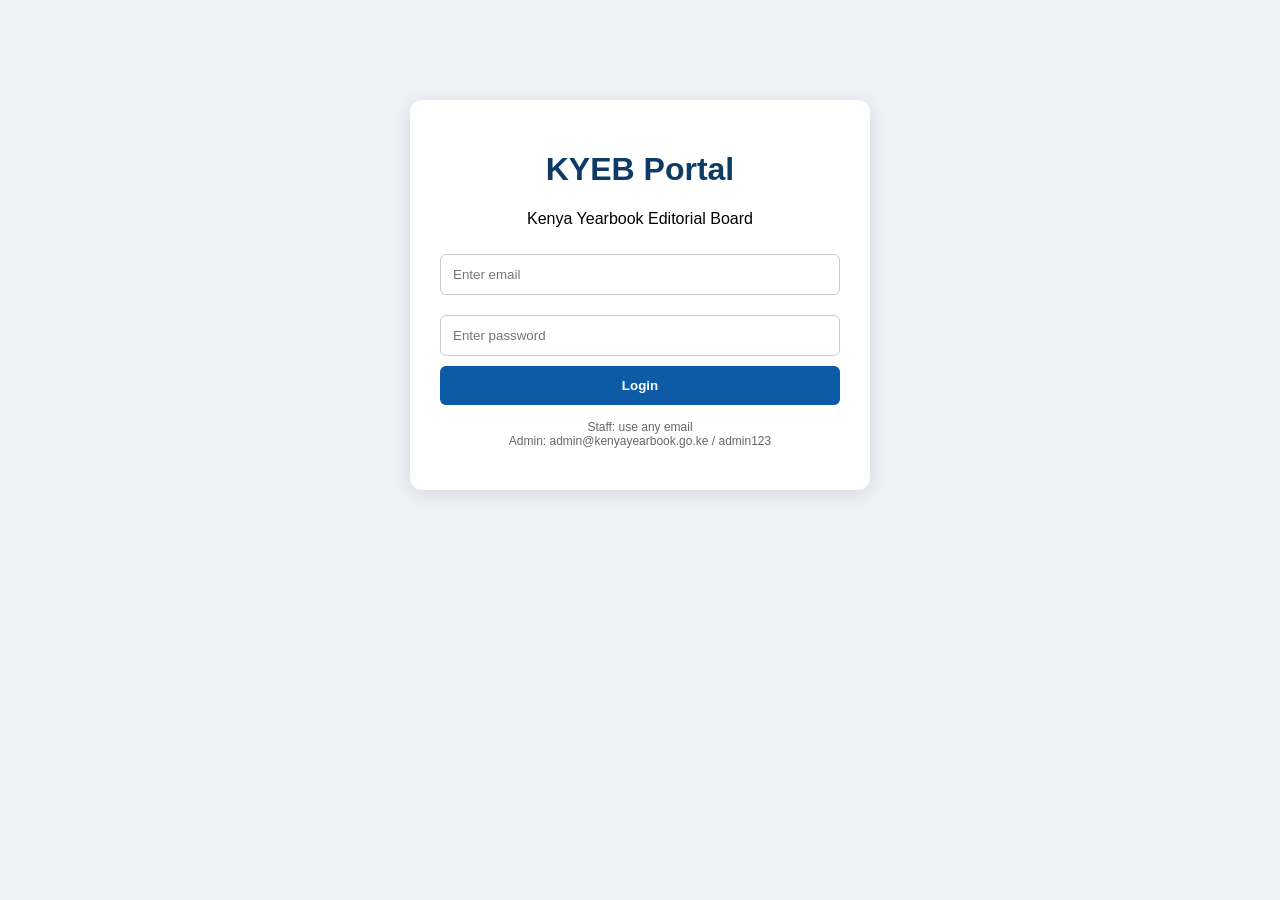
<file: marketing.html>
<!DOCTYPE html>
<html>
<head><title>Marketing - KYEB</title><link rel="stylesheet" href="style.css"></head>
<body>
<div class="dashboard">
<h1>📈 Marketing Department</h1>
<p id="userInfo" style="color:#0d5ba6;font-weight:bold;"></p>
<div style="background:white;padding:20px;border-radius:10px;margin-top:20px;">
<h3>Upload Document</h3>
<input type="file" id="fileInput">
<button onclick="uploadDoc()">Upload to Marketing</button>
<h3 style="margin-top:20px;">Documents</h3><ul id="docList"></ul>
</div>
<br><a href="dashboard.html">← Back</a> | <a href="#" onclick="doLogout()">Logout</a>
</div>
<script>
const user=localStorage.getItem('kyeb_user'); if(!user) window.location.href='index.html';
document.getElementById('userInfo').textContent='Logged in as: '+user;
function uploadDoc(){
  const input=document.getElementById('fileInput');
  if(input.files.length===0){alert('Select file');return;}
  const fileName=input.files[0].name;
  const li=document.createElement('li'); li.textContent=fileName+' - Uploaded';
  document.getElementById('docList').appendChild(li);
  let docs=JSON.parse(localStorage.getItem('kyeb_docs')||'{}');
  docs['marketing']=(docs['marketing']||0)+1; localStorage.setItem('kyeb_docs',JSON.stringify(docs));
  alert(fileName+' uploaded to Marketing!'); input.value='';
}
function doLogout(){localStorage.removeItem('kyeb_user');localStorage.removeItem('kyeb_role');window.location.href='index.html';}
</script></body></html>
</file>
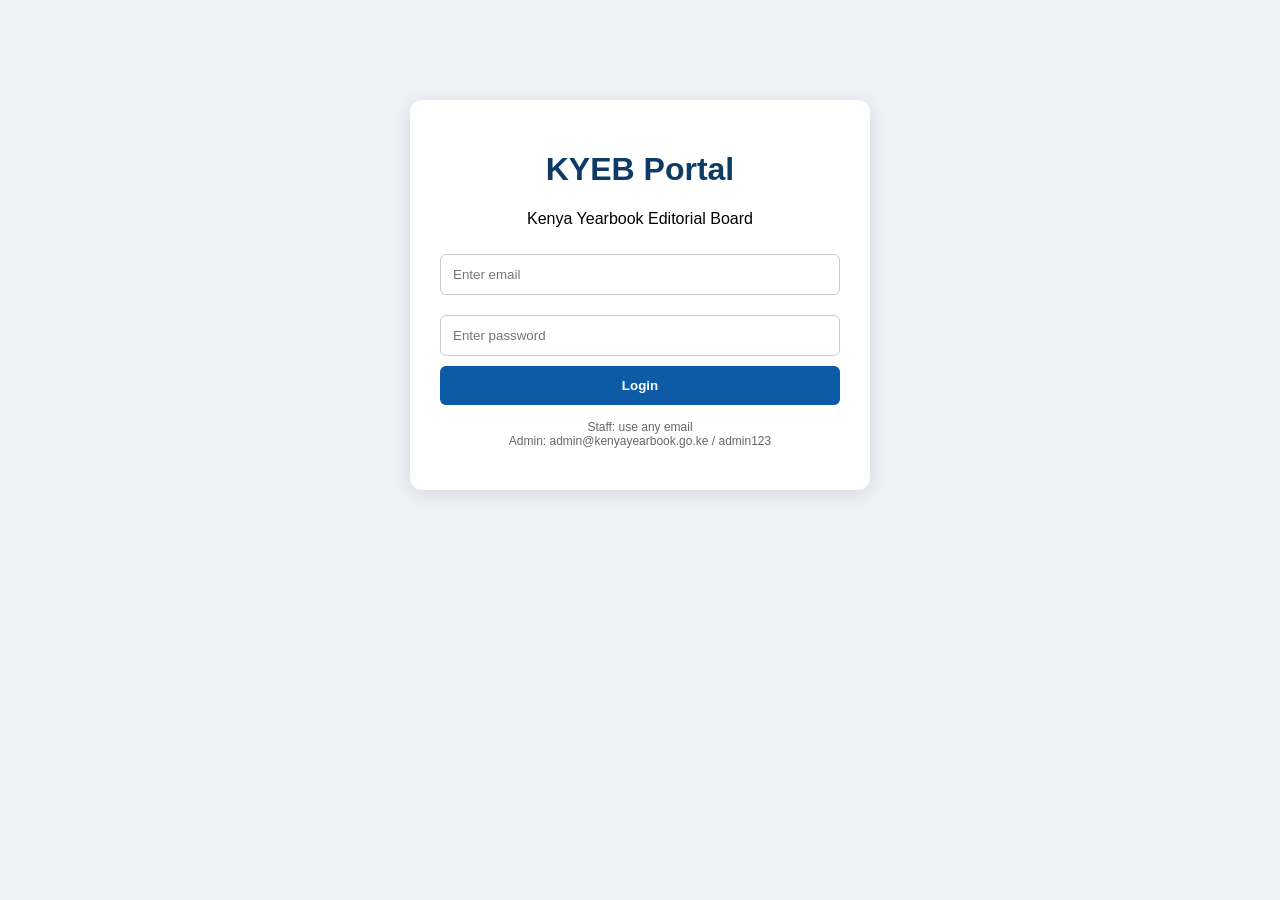
<file: procurement.html>
<!DOCTYPE html>
<html>
<head><title>Procurement - KYEB</title><link rel="stylesheet" href="style.css"></head>
<body>
<div class="dashboard">
<h1>🛒 Procurement Department</h1>
<p id="userInfo" style="color:#0d5ba6;font-weight:bold;"></p>
<div style="background:white;padding:20px;border-radius:10px;margin-top:20px;">
<h3>Upload Document</h3>
<input type="file" id="fileInput">
<button onclick="uploadDoc()">Upload to Procurement</button>
<h3 style="margin-top:20px;">Documents</h3><ul id="docList"></ul>
</div>
<br><a href="dashboard.html">← Back</a> | <a href="#" onclick="doLogout()">Logout</a>
</div>
<script>
const user=localStorage.getItem('kyeb_user'); if(!user) window.location.href='index.html';
document.getElementById('userInfo').textContent='Logged in as: '+user;
function uploadDoc(){
  const input=document.getElementById('fileInput');
  if(input.files.length===0){alert('Select file');return;}
  const fileName=input.files[0].name;
  const li=document.createElement('li'); li.textContent=fileName+' - Uploaded';
  document.getElementById('docList').appendChild(li);
  let docs=JSON.parse(localStorage.getItem('kyeb_docs')||'{}');
  docs['procurement']=(docs['procurement']||0)+1; localStorage.setItem('kyeb_docs',JSON.stringify(docs));
  alert(fileName+' uploaded to Procurement!'); input.value='';
}
function doLogout(){localStorage.removeItem('kyeb_user');localStorage.removeItem('kyeb_role');window.location.href='index.html';}
</script></body></html>
</file>
<file: style.css>
body {
  font-family: Arial, sans-serif;
  background: #eef2f7;
  margin: 0;
  padding: 20px;
}
.login-container {
  max-width: 400px;
  margin: 80px auto;
  background: white;
  padding: 30px;
  border-radius: 12px;
  text-align: center;
  box-shadow: 0 4px 20px rgba(0,0,0,0.1);
}
.login-container h1 { color: #0d3b66; }
input {
  width: 100%;
  padding: 12px;
  margin: 10px 0;
  border: 1px solid #ccc;
  border-radius: 6px;
  box-sizing: border-box;
}
button {
  width: 100%;
  padding: 12px;
  background: #0d5ba6;
  color: white;
  border: none;
  border-radius: 6px;
  font-weight: bold;
  cursor: pointer;
}
.dashboard {
  max-width: 900px;
  margin: 20px auto;
  background: white;
  padding: 30px;
  border-radius: 12px;
  box-shadow: 0 4px 20px rgba(0,0,0,0.1);
}
.cards {
  display: grid !important;
  grid-template-columns: 1fr 1fr !important;
  gap: 20px !important;
  margin-top: 20px;
}
.card {
  background: #f8fafc !important;
  padding: 25px !important;
  border-radius: 10px !important;
  border: 1px solid #ddd !important;
  border-left: 6px solid #0d5ba6 !important;
  font-weight: bold;
  box-shadow: 0 2px 5px rgba(0,0,0,0.05);
}
.card:hover {
  background: #e3f2fd !important;
}
</file>
